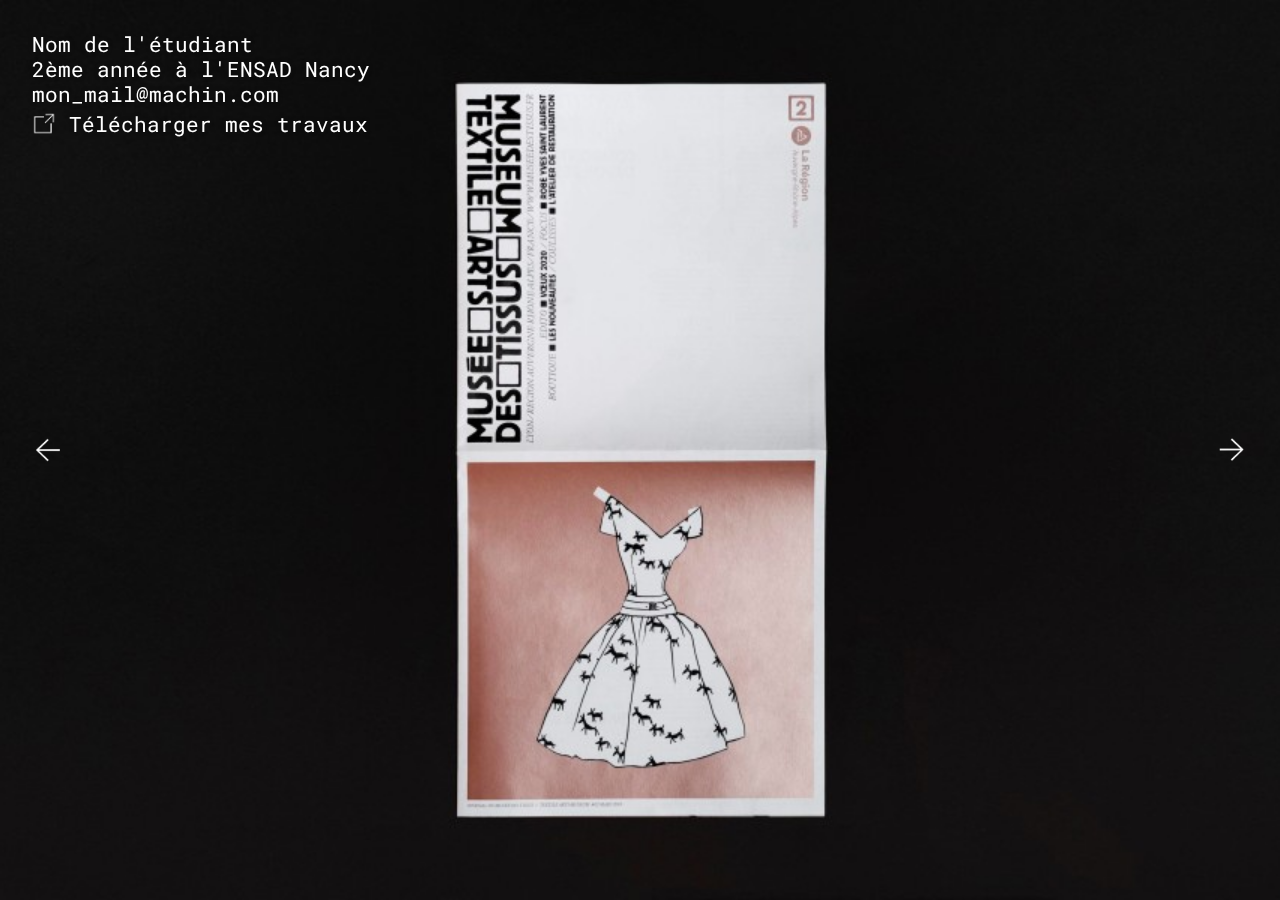
<file: MINI_SITE_GROUPE_PDF/index.html>
<!DOCTYPE html>
<html lang="en">

<head>
        <meta charset="UTF-8">
        <meta name="viewport" content="width=device-width, initial-scale=1.0">

        <link rel="stylesheet" href="style.css">
        <!-- Ceci est un commentaire - ce n'est pas pris en compte dans la page -->

        <!-- Balise fournie par Google Fonts : allez y choisir vos fontes et collez-là ici -->

        <link rel="preconnect" href="https://fonts.gstatic.com">
        <link href="https://fonts.googleapis.com/css2?family=Roboto+Mono&display=swap" rel="stylesheet">

        <!-- Favicon - l'icône de l'onglet, un PNG de 32x32 pixels. Déposez-la dans le dossier "images" -->
        <link rel="shortcut icon" href="images/favicon.png" type="image/x-icon">

        <!-- Titre affiché en haut du navigateur et de l'onglet -->
        <title>Titre de la page</title>
</head>

<body>
        <main class="slides">
                <button class="btn_left"><img src="images/bouton_gauche.png" alt=""></button>
                <button class="btn_right"><img src="images/bouton_droite.png" alt=""></button>
                <div class="slider">
                        <!-- Ajoutez vos images ici selon ce modèle.
                             La première doit avoir class="active".
                             La première doit avoir son chemin écrit src="..." et non data-src="...".
                             Cela permet de ne pas charger toutes les images d'un coup
                             Et donc d'afficher la page plus vite.
                             Déposez vos images dans le dossier "images" -->
                        <img src="images/image_1.jpg" class="active">
                        <img data-src="images/image_2.jpg">
                        <img data-src="images/image_3.jpg">
                </div>
        </main>

        <div class="carte_visite">
                <h1>Nom de l'étudiant</h1>
                <h2>2ème année à l'ENSAD Nancy</h2>
                <p><a href="mailto:mon_mail@machin.com">mon_mail@machin.com</a><br>
                        <!-- Déposez les fichiers "pdf_desktop" et "pdf_mobile" dans le dossier racine. Si vous les renommez, adaptez la valeur href="..." ci-dessous -->
                        <a target="_blank" class="lien_desktop" href="pdf_desktop.pdf"><img src="images/icon_link.png"
                                        alt=""> Télécharger mes travaux</a>
                        <a target="_blank" class="lien_mobile" href="pdf_mobile.pdf"><img src="images/icon_link.png"
                                        alt=""> Télécharger mes travaux</a>
                </p>
        </div>

</body>
<script>
        /* Ce script génère le caroussel de fond. Ne pas toucher (quoique! (-; ) */
        (function () {
                /* On sélectionne les différents éléments */
                var left_btn = document.querySelector('.btn_left');
                var right_btn = document.querySelector('.btn_right');
                var slider = document.querySelector('.slider');
                var slides = Array.from(document.querySelectorAll('.slider img'));
                /* Nombre de slides */
                var len = slides.length;
                /* Slide courante */
                var index = 0;

                /* Fonction qui change l'image : on enlève la classe "active"
                à toutes les images, et on la met uniquement sur l'image pertinente. */
                function slide(target) {
                        slides.forEach(function (slide) {
                                slide.classList.remove('active');
                        });
                        target.classList.add('active');
                        target.classList.add('loaded');
                }

                /* Fonction pour déclencher le changement d'image. */
                function move(delta) {
                        /* On détermine si on va vers la gauche ou la droite, et en conséquence,
                        si l'on doit boucler ou non */
                        if (delta < 0) {
                                index = index === 0 ? len - 1 : index - 1;
                        } else {
                                index = index === len - 1 ? 0 : index + 1;
                        }

                        /* On récupère l'image concernée */
                        var to_activate = slides[index];
                        /* Si elle n'a pas encore été chargée */
                        if (!to_activate.getAttribute('src')) {
                                /* On déclenche son chargement, et seulement lorsqu'elle est chargée,
                                on y défile. */
                                to_activate.setAttribute('src', to_activate.getAttribute('data-src'));
                                to_activate.addEventListener('load', function () {
                                        slide(to_activate);
                                });
                        } else {
                                /* Sinon, on défile directement */
                                slide(to_activate);
                        }
                }
                left_btn.addEventListener('click', function () {
                        move(-1);
                });
                right_btn.addEventListener('click', function () {
                        move(1);
                });
        })();
</script>

</html>
</file>
<file: MINI_SITE_GROUPE_PDF/style.css>
html, body {
    margin: 0;
    /* Taille du texte */
    font-size: 21px;
    /* Interligne (multiple de la taille du texte) */
    line-height: 1.2;
    /* Coller ici les indications de fontes fournies par Google Fonts */
    font-family: 'Roboto Mono', monospace;
    /* Couleur de fond si vous avez supprimé le caroussel d'images */
    background: #f5f5f5;
}

@media screen and (max-width: 767px) {
    /* Règles spécifiques aux mobiles (ou écrans < 767 pixels de large @ 96dpi) */
    html, body {
        font-size: 17px;
    }
}

html * {
    box-sizing: border-box;
    margin-top: 0;
    margin-bottom: 0;
    /* Ces styles s'appliquent à tous les éléments de la page : ici, on met tous les textes au même corps. */
    font-size: 1rem;
    font-weight: 400;
}

main.slides {
    /* Position du caroussel de fond - ne pas toucher */
    width: 100%;
    position: fixed;
    left: 0;
    right: 0;
    top: 0;
    bottom: 0;
}

.carte_visite {
    text-align: left;
    position: absolute;
    left: 0;
    top: 0;
    /* Marge intérieure */
    padding: 32px;
    /* Couleur du texte */
    color: white;
    /* Contour potentiel du texte */
    /*
    -webkit-text-stroke-width: 1px;
    -webkit-text-stroke-color: black;
    */
    /* Ou bien ombre portée : 5 pixels de flou sur une ombre noire à 30% d'opacité*/
    text-shadow: 0 0 5px rgba(0, 0, 0, 0.3);
}
/* Styles des liens */
a {
    color: white;
    /* Soulignement : mettre "none" pour désactiver, "underline" pour souligner */
    text-decoration: none;
}

a img {
    /* Largeur du picto lien */
    width: 24px;
    height: auto;
    position: relative;
    /* Décalage par rapport au haut de la ligne */
    top: 4px;    
}

/* Gestion du lien affiché selon la largeur d'écran */
.lien_mobile {
    display: none;
}
@media screen and (max-width: 767px) {
    .lien_desktop {
        display: none;
    }
    .lien_mobile {
        display: initial;
    }
}

/* Styles du caroussel : à ne pas toucher ! */
.slider img {
    display: none;
}
.slider img.active {
    display: initial;
}
.slider {
    position: relative;
    width: 100%;
    height: 100%;
}
.btn_left,
.btn_right
{
    position: absolute;
    z-index: 1;
}

.slider img {
    object-fit: cover;
    width: 100%;
    height: 100%;
}

.btn_left,  .btn_right {
    top: 50%;
    transform: translateY(-50%);
    border: none;
    background: none;
    /* Largeur du bouton */
    width: 32px;
    /* Hauteur du bouton */
    height: 32px;
    display: block;
    cursor: pointer;
    padding: 0;
    border-radius: 50%;
}
.btn_left img, .btn_right img {
    /* Largeur de l'image à l'intérieur du bouton */
    width: 32px;
    /* Hauteur de l'image à l'intérieur du bouton */
    height: 32px;
    display: block!important;
}

.btn_left {
    /* Décalage du bouton gauche par rapport au bord */
    left: 32px;
    text-align: left;
}
.btn_right {
    /* Décalage du bouton droit par rapport au bord */
    right: 32px;
    text-align: right;
}
</file>
